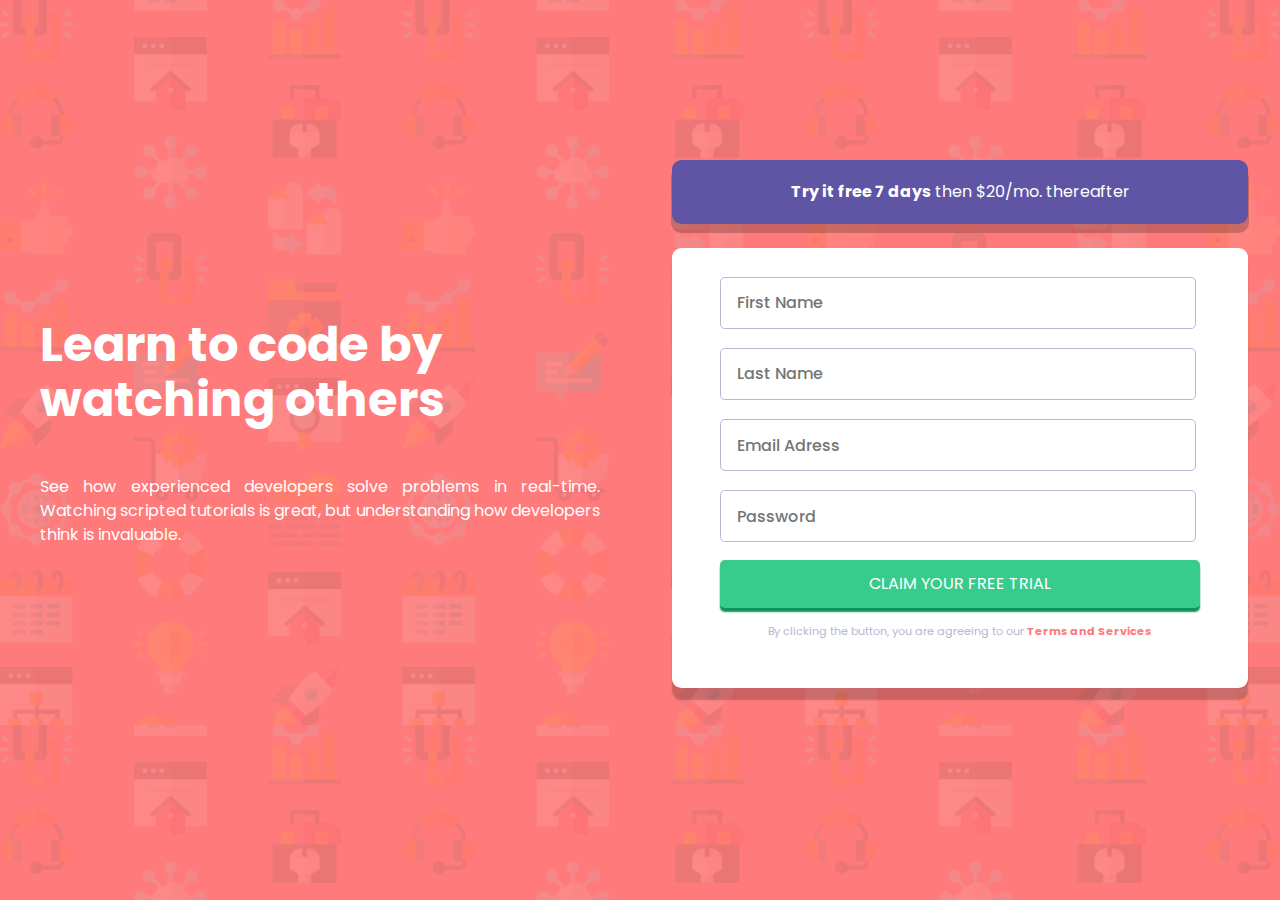
<file: index.html>
<!DOCTYPE html>
<html lang="pt-br">
<head>
  <meta charset="UTF-8">
  <meta name="viewport" content="width=device-width, initial-scale=1.0"> <!-- displays site properly based on user's device -->

  <link rel="icon" type="image/png" sizes="32x32" href="./images/favicon-32x32.png">
  <link rel="preconnect" href="https://fonts.googleapis.com">
  <link rel="preconnect" href="https://fonts.gstatic.com" crossorigin>
  <link href="https://fonts.googleapis.com/css2?family=Poppins:ital,wght@0,400;0,500;0,600;0,700;1,400&display=swap" rel="stylesheet">
  <link rel="stylesheet" href="css/normalize.css">
  <link rel="stylesheet" href="css/style.css">
  
  <title>Frontend Mentor | Intro component with sign up form</title>
</head>
<body class="singup-page">
  
  <main class="singup-intro">
    <h1 class="singup-title">Learn to code by<br> watching others</h1>
  
    <p class="singup-paragraph">See how experienced developers solve problems in real-time. Watching scripted tutorials is great, 
      but understanding how developers think is invaluable.</p>
  </main>

  <section class="singup-section">
      <div class="singup-try">
        <p><strong>Try it free 7 days</strong> then $20/mo. thereafter</p>
      </div>
    
      <section class="singup-form">
          <form action="">

            <div class="singup-form-input-area fname">
              <input type="text" class="singup-form-input fname" id="fname" name="firstname" value="" placeholder="First Name">
              <p class="message fname">First Name cannot be empty</p>
            </div>
            
            <div class="singup-form-input-area lname">
              <input type="text" class="singup-form-input lname" id="lname" name="lastname" value="" placeholder="Last Name">
              <p class="message lname">Last Name cannot be empty</p>
            </div>

            <div class="singup-form-input-area email">
              <input type="text" class="singup-form-input email" id="email" name="email" value="" placeholder="Email Adress">
              <p class="message email">Looks like this is not an emal</p>
            </div>

            <div class="singup-form-input-area pword">
              <input type="text" class="singup-form-input pword" id="pword" name="password" value="" placeholder="Password">
              <p class="message pword">First Name cannot be empty</p>
            </div>

          </form>

          <button class="singup-form-btn" onclick="send()">
            Claim your free trial 
          </button>
      
          <p>By clicking the button, you are agreeing to our <span>Terms and Services</span></p>
      </section>
  </section>


  
  
  <!-- <footer>
    <p class="attribution">
      Challenge by <a href="https://www.frontendmentor.io?ref=challenge" target="_blank">Frontend Mentor</a>. 
      Coded by <a href="#">Your Name Here</a>.
    </p>
  </footer> -->

  <script src="./js/main.js"></script>
</body>
</html>
</file>
<file: css/style.css>
.singup-page {
  background-color: hsl(0deg, 100%, 74%);
  background-image: url(../../images/bg-intro-mobile.png);
  background-repeat: repeat;
  display: flex;
  align-items: center;
  flex-direction: column;
  font-family: "Poppins", sans-serif;
  font-size: 1rem;
}
@media (min-width: 77.18rem) {
  .singup-page {
    background-image: url(../../images/bg-intro-desktop.png);
    background-repeat: repeat;
    background-size: contain;
  }
}
.singup-page .singup-intro {
  display: flex;
  flex-direction: column;
  align-items: center;
  width: 23.5rem;
  height: 20rem;
}
@media (min-width: 77.18rem) {
  .singup-page .singup-intro {
    width: 50%;
    height: 50rem;
    justify-content: center;
  }
}
.singup-page .singup-intro .singup-title {
  margin-top: 5rem;
  width: auto;
  height: auto;
  text-align: center;
  color: #fff;
}
@media (min-width: 77.18rem) {
  .singup-page .singup-intro .singup-title {
    font-size: 3rem;
    text-align: left;
    width: 35rem;
  }
}
.singup-page .singup-intro .singup-paragraph {
  width: 20rem;
  height: auto;
  text-align: center;
  line-height: 1.5rem;
  color: #fff;
}
@media (min-width: 77.18rem) {
  .singup-page .singup-intro .singup-paragraph {
    text-align: justify;
    width: 35rem;
  }
}
.singup-page .singup-section {
  width: 23.5rem;
  height: 40rem;
  display: flex;
  align-items: center;
  flex-direction: column;
}
@media (min-width: 77.18rem) {
  .singup-page .singup-section {
    width: 50%;
    height: 50rem;
    justify-content: center;
  }
}
.singup-page .singup-section .singup-try {
  width: 19rem;
  height: 5rem;
  border-radius: 0.6rem;
  background-color: hsl(248deg, 32%, 49%);
  box-shadow: 0rem 0.5rem 0px 1px rgba(0, 0, 0, 0.205);
  margin-top: 3rem;
  margin-bottom: 1.5rem;
  display: flex;
  align-items: center;
  justify-content: center;
}
@media (min-width: 77.18rem) {
  .singup-page .singup-section .singup-try {
    width: 36rem;
    height: 4rem;
  }
}
.singup-page .singup-section .singup-try p {
  height: auto;
  width: 15rem;
  color: #fff;
  text-align: center;
  line-height: 1.5rem;
}
@media (min-width: 77.18rem) {
  .singup-page .singup-section .singup-try p {
    width: 30rem;
  }
}
.singup-page .singup-section .singup-form {
  width: 19rem;
  height: 27.5rem;
  border-radius: 0.6rem;
  box-shadow: 0 0.7rem 0.1rem rgba(0, 0, 0, 0.2);
  background-color: #fff;
  display: flex;
  flex-direction: column;
  align-items: center;
}
@media (min-width: 77.18rem) {
  .singup-page .singup-section .singup-form {
    width: 36rem;
  }
}
.singup-page .singup-section .singup-form form {
  width: 16rem;
  height: 18.5rem;
  margin-top: 1rem;
}
@media (min-width: 77.18rem) {
  .singup-page .singup-section .singup-form form {
    width: 30rem;
  }
}
.singup-page .singup-section .singup-form form .singup-form-input-area .singup-form-input {
  width: 14.8rem;
  height: 3rem;
  margin: 0.8rem 0 0.4rem 0;
  padding-left: 1rem;
  border-radius: 0.3rem;
  border: 1px solid hsl(246deg, 25%, 77%);
  visibility: visible;
  color: hsl(249deg, 10%, 26%);
  font-family: "Poppins", sans-serif;
  font-weight: 500;
}
@media (min-width: 77.18rem) {
  .singup-page .singup-section .singup-form form .singup-form-input-area .singup-form-input {
    width: 28.5rem;
  }
}
.singup-page .singup-section .singup-form form .singup-form-input-area .message {
  display: none;
}
.singup-page .singup-section .singup-form form .singup-form-input-area input[type=text]:focus {
  outline: 0.1rem solid hsl(249deg, 10%, 26%);
}
.singup-page .singup-section .singup-form .singup-form-btn {
  width: 16rem;
  height: 3rem;
  background-color: hsl(154deg, 59%, 51%);
  border-radius: 0.3rem;
  box-shadow: 0 0.2rem 0.1rem hsl(154deg, 79%, 32%);
  border: none;
  text-transform: uppercase;
  color: #fff;
}
@media (min-width: 77.18rem) {
  .singup-page .singup-section .singup-form .singup-form-btn {
    width: 30rem;
  }
}
.singup-page .singup-section .singup-form p {
  height: auto;
  width: 15rem;
  font-size: 0.7rem;
  line-height: 1.5rem;
  text-align: center;
  color: hsl(246deg, 25%, 77%);
}
@media (min-width: 77.18rem) {
  .singup-page .singup-section .singup-form p {
    width: 30rem;
  }
}
.singup-page .singup-section .singup-form p span {
  color: hsl(0deg, 100%, 74%);
  font-weight: 700;
}
.singup-page .singup-section .singup-form.error {
  width: 19rem;
  height: 32rem;
  border-radius: 0.6rem;
  box-shadow: 0 0.7rem 0.1rem rgba(0, 0, 0, 0.2);
  background-color: #fff;
  display: flex;
  flex-direction: column;
  align-items: center;
}
@media (min-width: 77.18rem) {
  .singup-page .singup-section .singup-form.error {
    width: 36rem;
    height: 34rem;
  }
}
.singup-page .singup-section .singup-form.error form {
  width: 16rem;
  height: 22rem;
  margin-top: 2rem;
}
@media (min-width: 77.18rem) {
  .singup-page .singup-section .singup-form.error form {
    width: 30rem;
    height: 23rem;
    margin-bottom: 1rem;
  }
}
.singup-page .singup-section .singup-form.error form .singup-form-input-area.error .singup-form-input.error {
  border: 1px solid red;
  background-image: url(../../images/icon-error.svg);
  background-repeat: no-repeat;
  background-size: 2rem;
  background-position: 95% center;
  margin-bottom: 0;
  margin-top: 0.5rem;
}
.singup-page .singup-section .singup-form.error form .singup-form-input-area.error .message.error {
  display: block;
  color: red;
  text-align: right;
  margin-top: 0;
  margin-bottom: 0;
  font-style: italic;
  font-family: "Poppins", sans-serif;
  font-weight: 400;
}
@media (min-width: 77.18rem) {
  .singup-page .singup-section .singup-form.error form .singup-form-input-area.error .message.error {
    margin-top: 0.5rem;
  }
}

@media (min-width: 77.18rem) {
  .singup-page {
    display: flex;
    flex-direction: row;
  }
}

/*# sourceMappingURL=style.css.map */
</file>
